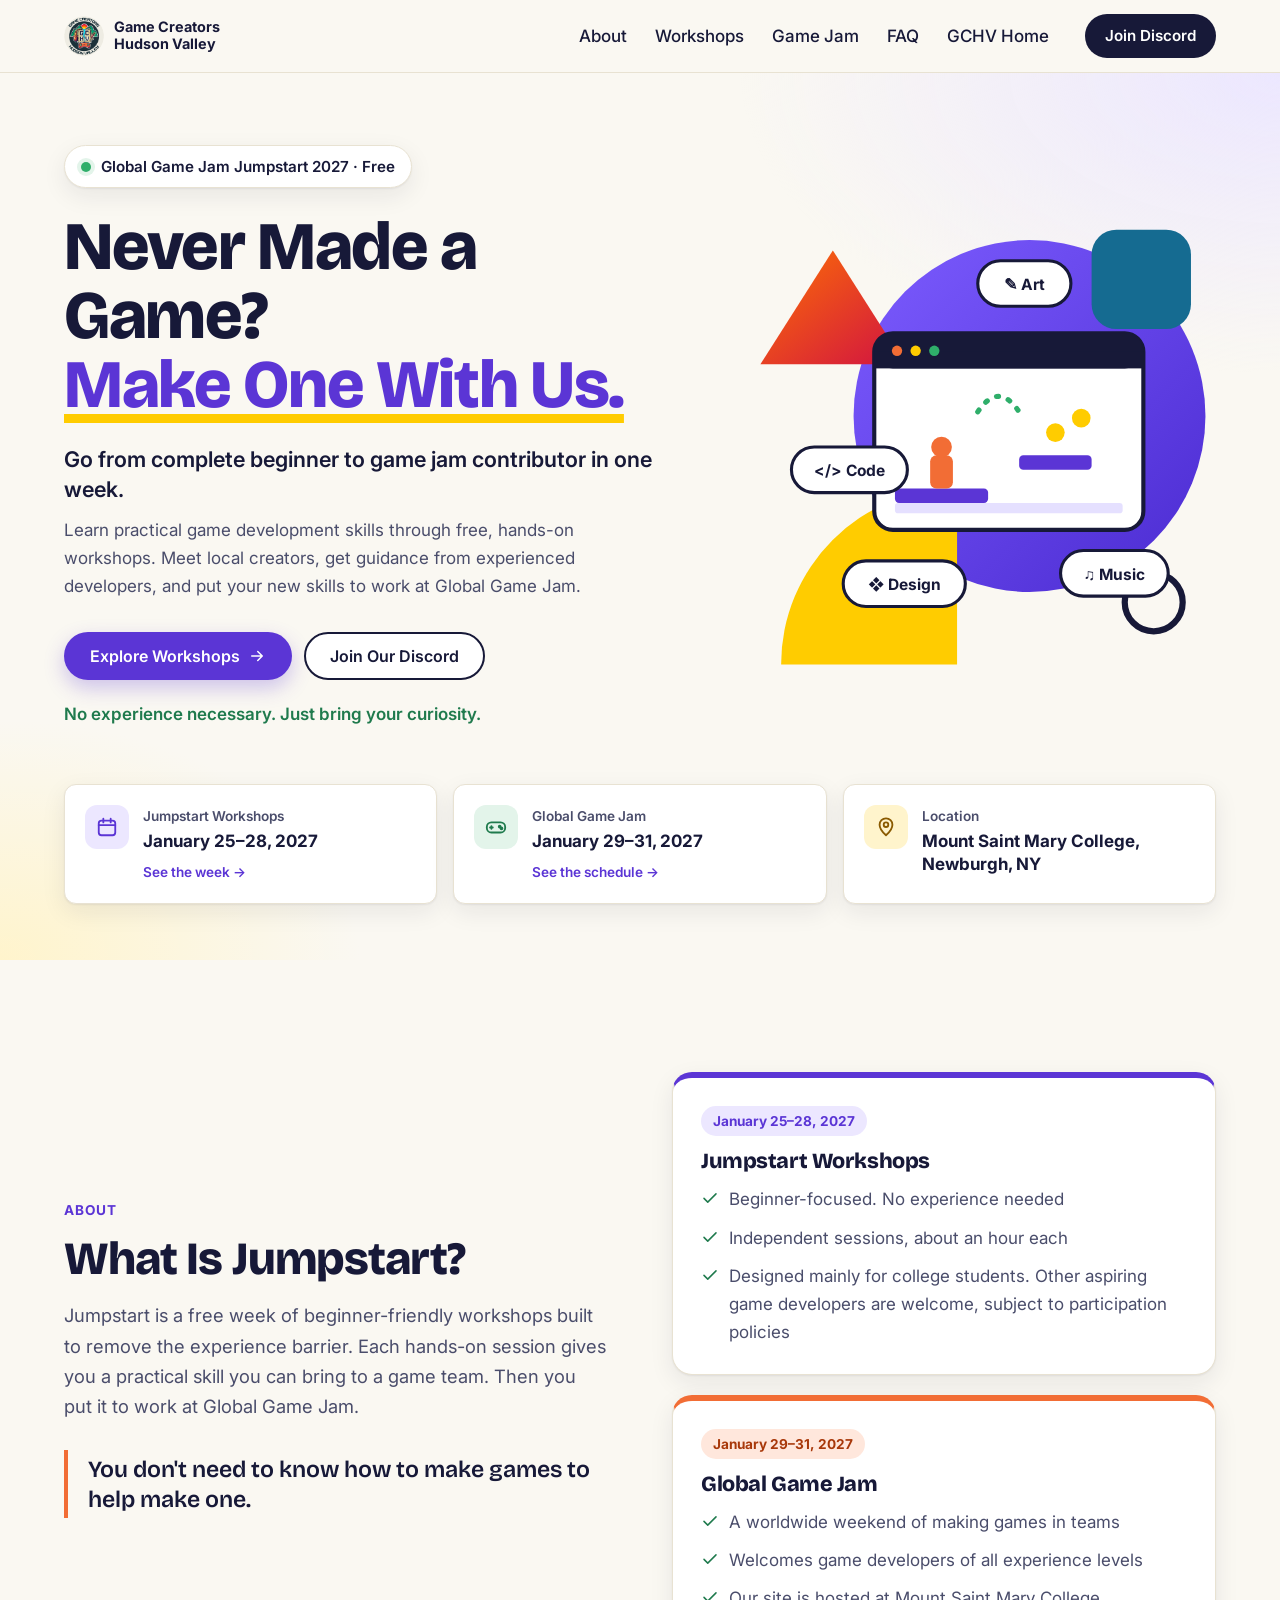
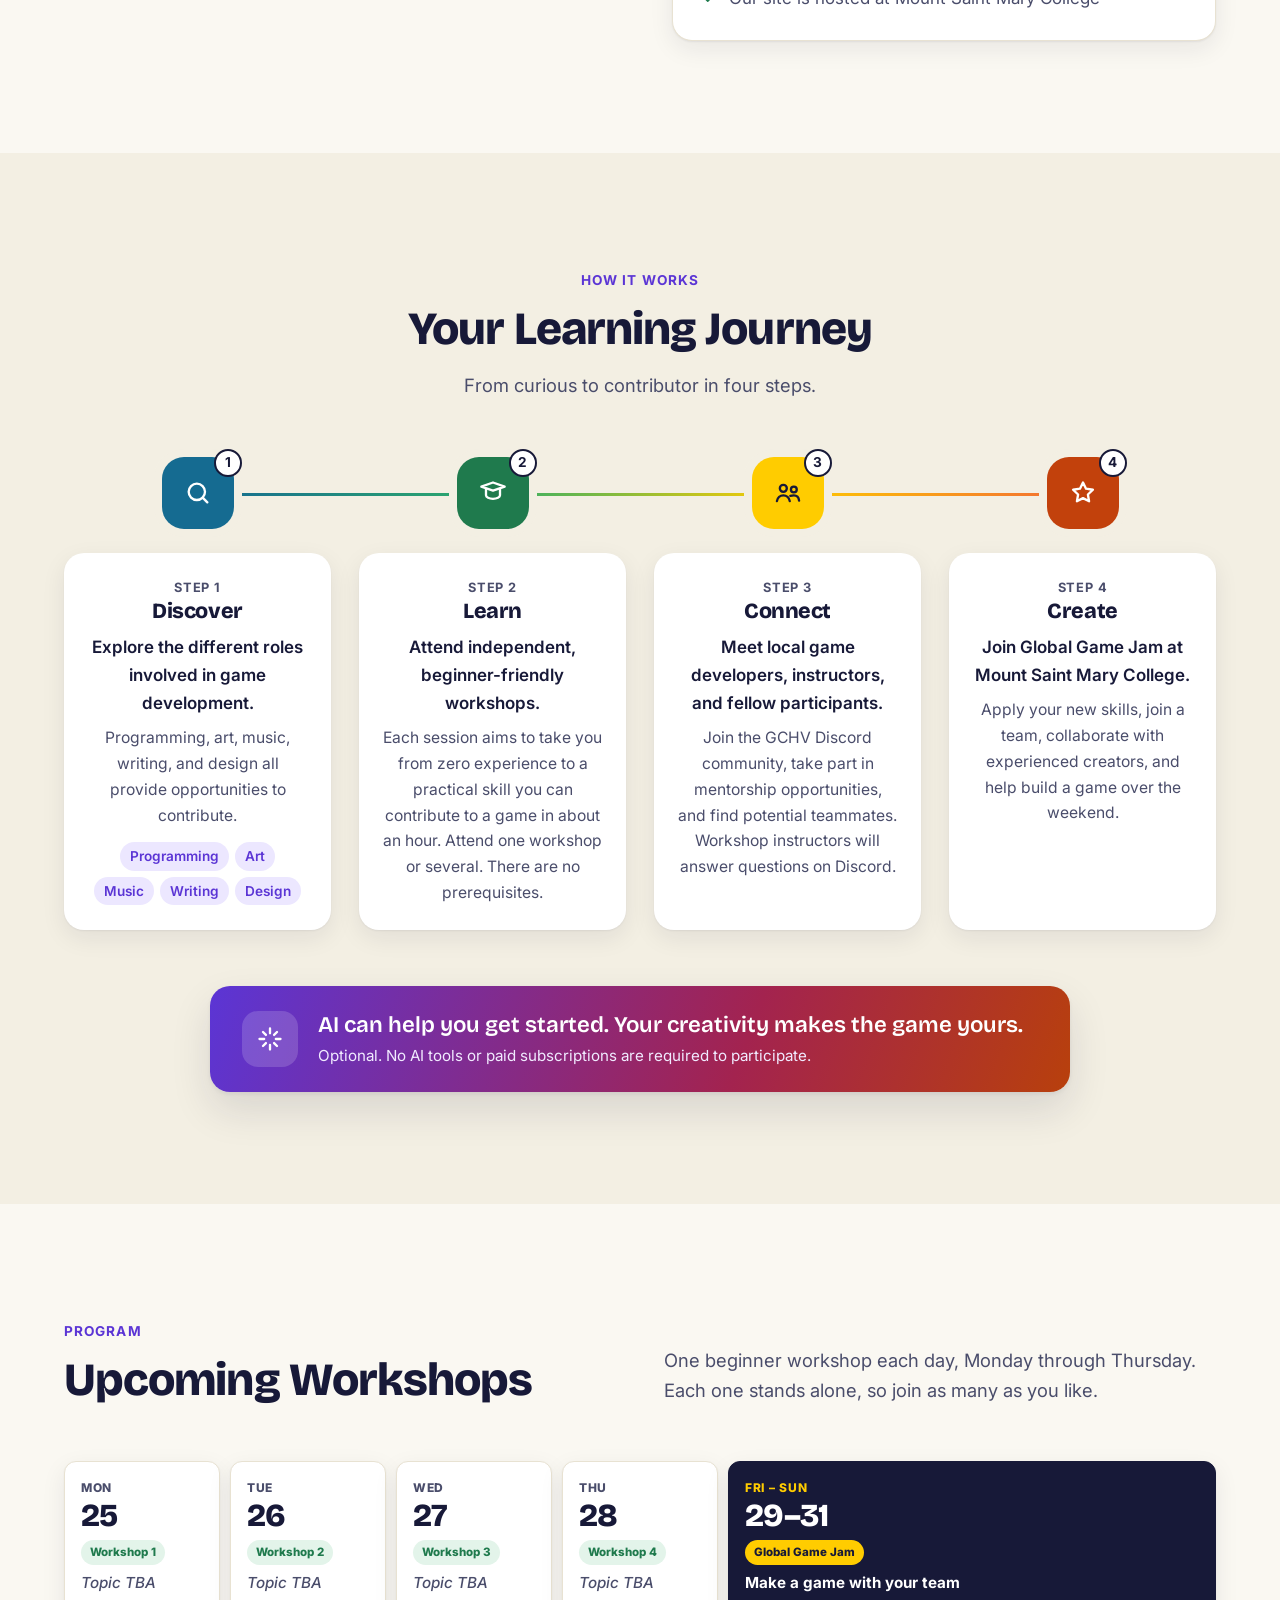
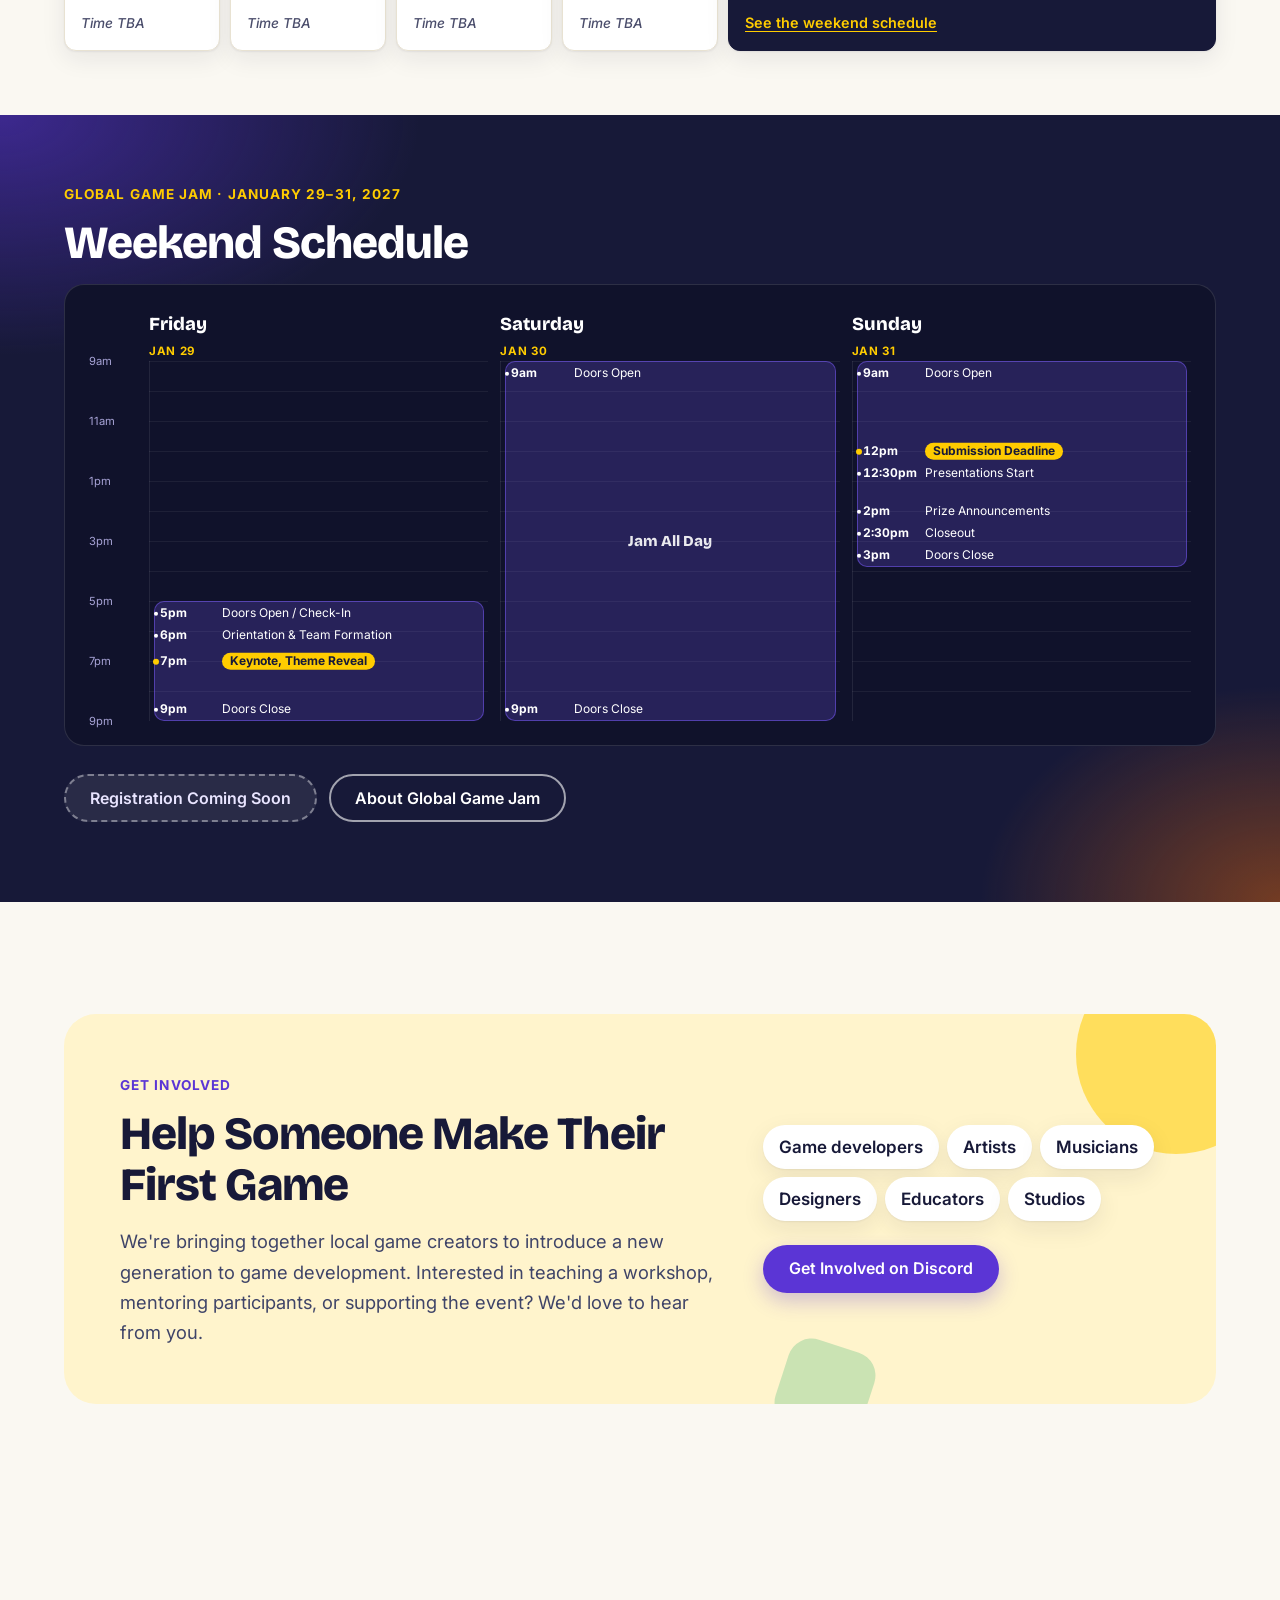
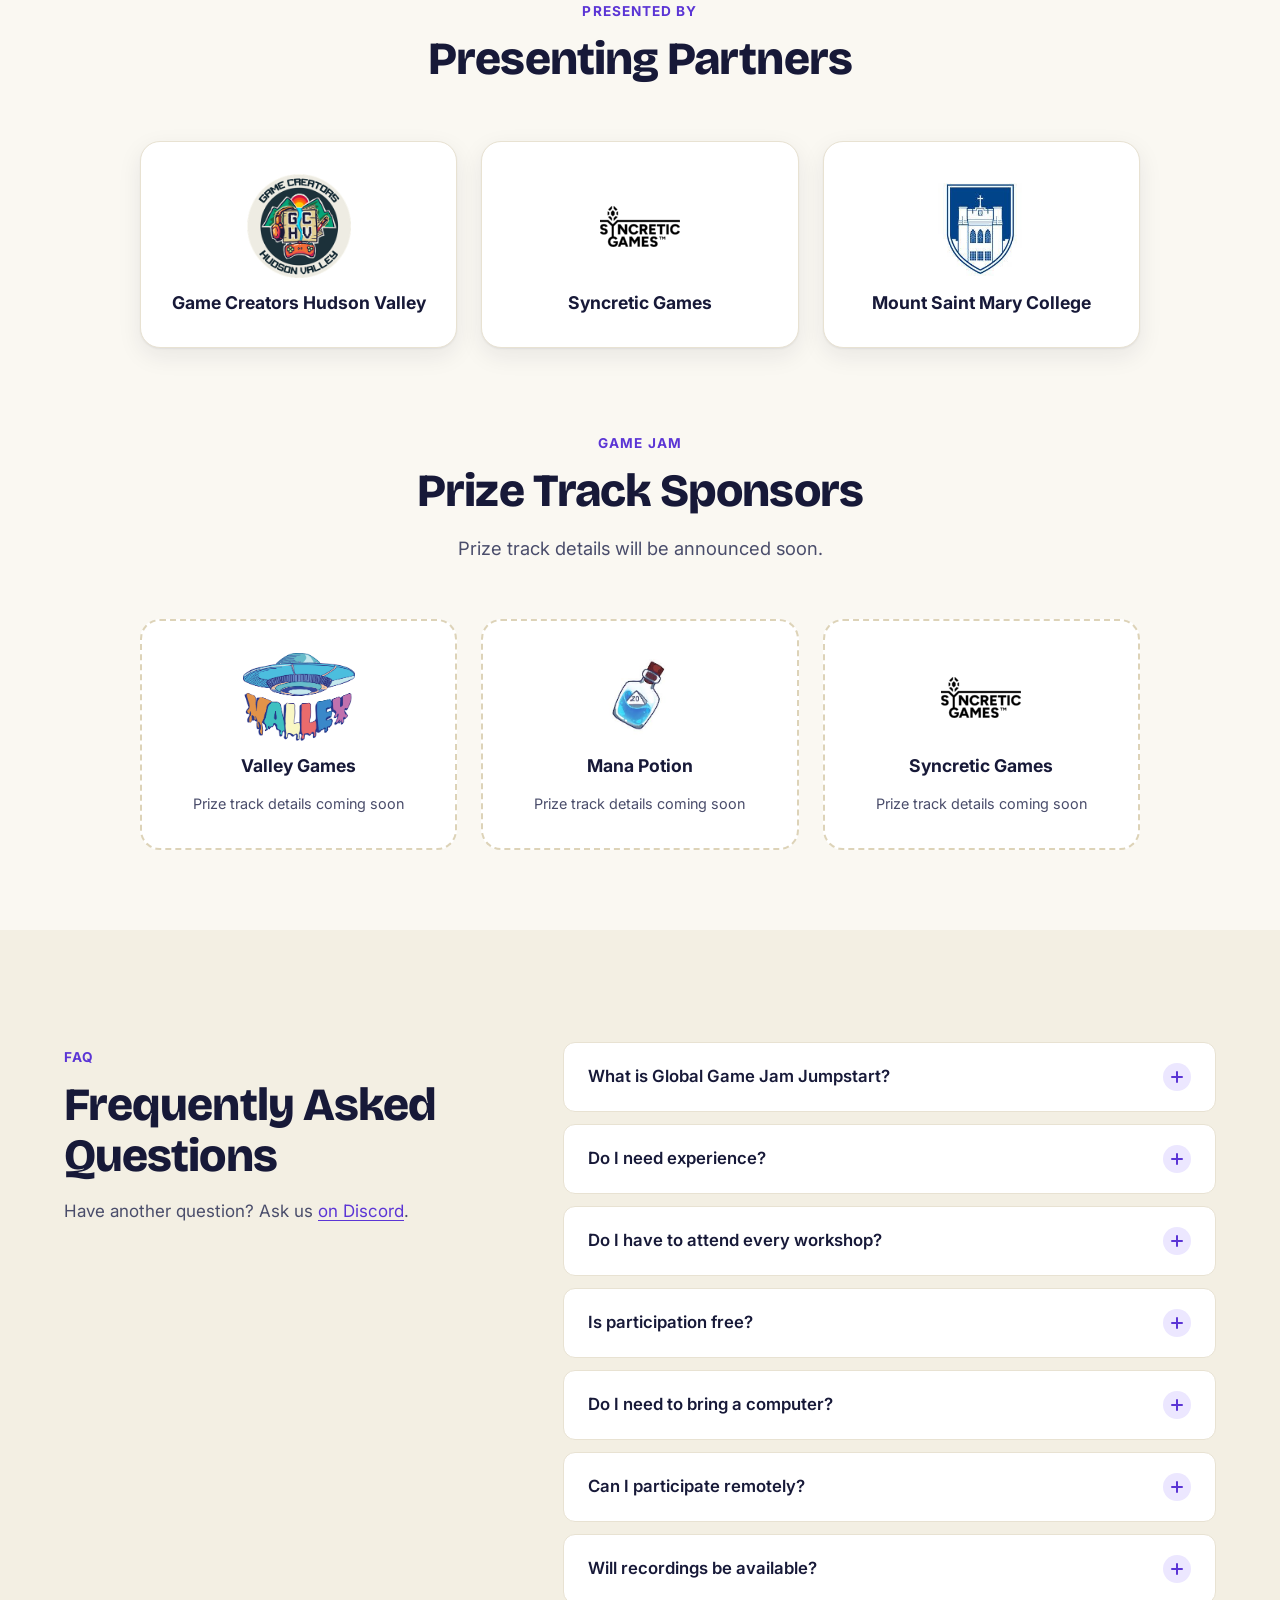
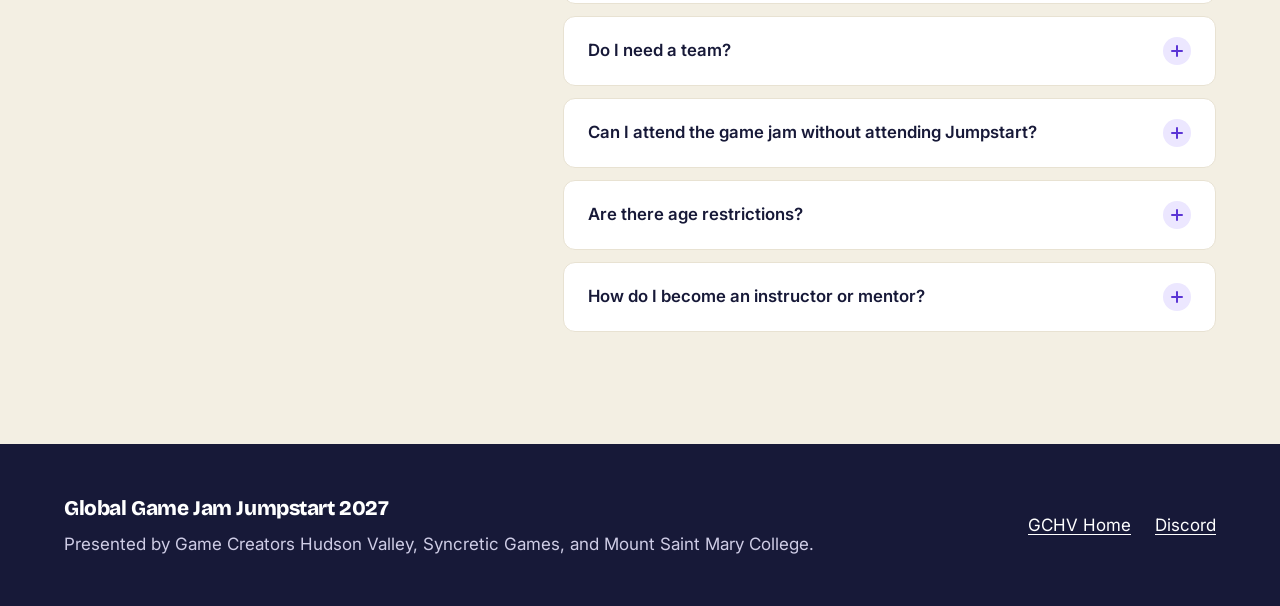
<file: ggj-2027.html>
<!DOCTYPE html>
<html lang="en">
<head>
    <meta charset="UTF-8" />
    <meta name="viewport" content="width=device-width, initial-scale=1.0" />
    <!-- TODO: remove this noindex tag when the page is ready to appear in search results. -->
    <meta name="robots" content="noindex, nofollow" />
    <title>Global Game Jam Jumpstart 2027 | Game Creators Hudson Valley</title>
    <meta name="description" content="Never made a game? Make one with us. Free beginner game development workshops January 25–28, 2027, then Global Game Jam January 29–31 at Mount Saint Mary College, Newburgh, NY." />
    <link rel="icon" href="./assets/GCHV.png" type="image/png">
    <meta property="og:title" content="Global Game Jam Jumpstart 2027 | Game Creators Hudson Valley" />
    <meta property="og:description" content="Never made a game? Make one with us. Free beginner workshops January 25–28, then Global Game Jam January 29–31, 2027 at Mount Saint Mary College." />
    <!-- TODO: replace with a dedicated 1200x630 GGJ Jumpstart share image when available. -->
    <meta property="og:image" content="https://gamecreatorshudsonvalley.github.io/assets/GCHV.png" />
    <meta property="og:url" content="https://gamecreatorshudsonvalley.github.io/ggj-2027.html" />
    <meta property="og:type" content="website" />
    <meta name="twitter:card" content="summary" />
    <meta name="twitter:title" content="Global Game Jam Jumpstart 2027 | Game Creators Hudson Valley" />
    <meta name="twitter:description" content="Never made a game? Make one with us. Free beginner workshops, then Global Game Jam at Mount Saint Mary College." />
    <meta name="twitter:image" content="https://gamecreatorshudsonvalley.github.io/assets/GCHV.png" />
    <meta name="theme-color" content="#faf8f2" />
    <link rel="preconnect" href="https://fonts.googleapis.com">
    <link rel="preconnect" href="https://fonts.gstatic.com" crossorigin>
    <link href="https://fonts.googleapis.com/css2?family=Bricolage+Grotesque:opsz,wght@12..96,600;12..96,800&family=Inter:wght@400;500;600;700&display=swap" rel="stylesheet">
    <link rel="stylesheet" href="./custom_css/ggj-2027-shared.css">
    <link rel="stylesheet" href="./custom_css/ggj-2027-modern.css">
</head>

<body class="md">
    <a class="md-skip" href="#main">Skip to content</a>

    <!-- Site navigation -->
    <header class="md-header">
        <div class="md-container md-header__inner">
            <a href="index.html" class="md-brand">
                <img src="assets/ggj-2027/partners/gchv-256.png" alt="" width="40" height="40" />
                <span class="md-brand__text">Game Creators<br>Hudson Valley</span>
            </a>
            <button class="md-menu-btn" type="button" aria-expanded="false" aria-controls="md-menu">
                <span class="ggj-sr-only">Menu</span>
                <span class="md-menu-btn__bars" aria-hidden="true"></span>
            </button>
            <nav class="md-nav" id="md-menu" aria-label="Page">
                <ul>
                    <li><a href="#about">About</a></li>
                    <li><a href="#workshops">Workshops</a></li>
                    <li><a href="#jam">Game Jam</a></li>
                    <li><a href="#faq">FAQ</a></li>
                    <li><a href="index.html">GCHV Home</a></li>
                </ul>
                <a data-ggj-href="links.discord" class="md-btn md-btn--dark md-btn--sm">Join Discord</a>
            </nav>
        </div>
    </header>

    <main id="main">

        <!-- 1. HERO -->
        <section class="md-hero" aria-labelledby="hero-title">
            <div class="md-container md-hero__grid">
                <div class="md-hero__copy">
                    <p class="md-eyebrow"><span class="md-eyebrow__dot" aria-hidden="true"></span><span><span data-ggj-text="event.name"></span> &middot; Free</span></p>
                    <!-- Headline comes from data; modern.js splits it into two styled lines. -->
                    <h1 id="hero-title" class="md-h1" data-ggj-text="event.headline"></h1>
                    <p class="md-hero__tagline" data-ggj-text="event.tagline"></p>
                    <p class="md-hero__intro" data-ggj-text="event.intro"></p>
                    <div class="md-hero__ctas">
                        <a href="#workshops" class="md-btn md-btn--primary">Explore Workshops <span data-icon="arrow" aria-hidden="true"></span></a>
                        <a data-ggj-href="links.discord" class="md-btn md-btn--outline">Join Our Discord</a>
                    </div>
                    <p class="md-hero__closer" data-ggj-text="event.closer"></p>
                </div>
                <div class="md-hero__art" aria-hidden="true">
                    <svg viewBox="0 0 480 440" class="md-art">
                        <defs>
                            <linearGradient id="md-g1" x1="0" y1="0" x2="1" y2="1"><stop offset="0" stop-color="#7c5cff"/><stop offset="1" stop-color="#4b2bd1"/></linearGradient>
                            <linearGradient id="md-g2" x1="0" y1="0" x2="1" y2="1"><stop offset="0" stop-color="#fd7004"/><stop offset="1" stop-color="#d11242"/></linearGradient>
                        </defs>
                        <circle cx="300" cy="200" r="170" fill="url(#md-g1)"/>
                        <path d="M60 440 A170 170 0 0 1 230 270 L230 440 Z" fill="#ffcc00"/>
                        <rect x="360" y="20" width="96" height="96" rx="24" fill="#156b91" class="md-float md-float--2"/>
                        <polygon points="40,150 110,40 180,150" fill="url(#md-g2)" class="md-float md-float--1"/>
                        <circle cx="420" cy="380" r="28" fill="none" stroke="#171938" stroke-width="6" class="md-float md-float--3"/>
                        <!-- game window -->
                        <g transform="translate(150 120)">
                            <rect width="260" height="190" rx="18" fill="#ffffff" stroke="#171938" stroke-width="4"/>
                            <rect width="260" height="34" rx="18" fill="#171938"/>
                            <rect y="18" width="260" height="16" fill="#171938"/>
                            <circle cx="22" cy="17" r="5" fill="#f26d35"/><circle cx="40" cy="17" r="5" fill="#ffcc00"/><circle cx="58" cy="17" r="5" fill="#2fae6a"/>
                            <rect x="20" y="150" width="90" height="14" rx="4" fill="#5b35d5"/>
                            <rect x="140" y="118" width="70" height="14" rx="4" fill="#5b35d5"/>
                            <rect x="20" y="164" width="220" height="10" rx="3" fill="#e5e0ff"/>
                            <rect x="54" y="118" width="22" height="32" rx="6" fill="#f26d35"/>
                            <circle cx="65" cy="110" r="10" fill="#f26d35"/>
                            <circle cx="175" cy="96" r="9" fill="#ffcc00"/>
                            <circle cx="200" cy="82" r="9" fill="#ffcc00"/>
                            <path d="M100 76 q20 -30 40 0" fill="none" stroke="#2fae6a" stroke-width="5" stroke-linecap="round" stroke-dasharray="2 10"/>
                        </g>
                        <!-- role chips -->
                        <g class="md-float md-float--1" transform="translate(70 230)">
                            <rect width="112" height="44" rx="22" fill="#fff" stroke="#171938" stroke-width="3"/>
                            <text x="56" y="28" text-anchor="middle" font-family="Inter, sans-serif" font-weight="700" font-size="15" fill="#171938">&lt;/&gt; Code</text>
                        </g>
                        <g class="md-float md-float--2" transform="translate(330 330)">
                            <rect width="104" height="44" rx="22" fill="#fff" stroke="#171938" stroke-width="3"/>
                            <text x="52" y="28" text-anchor="middle" font-family="Inter, sans-serif" font-weight="700" font-size="15" fill="#171938">&#9835; Music</text>
                        </g>
                        <g class="md-float md-float--3" transform="translate(250 50)">
                            <rect width="90" height="44" rx="22" fill="#fff" stroke="#171938" stroke-width="3"/>
                            <text x="45" y="28" text-anchor="middle" font-family="Inter, sans-serif" font-weight="700" font-size="15" fill="#171938">&#9998; Art</text>
                        </g>
                        <g class="md-float md-float--2" transform="translate(120 340)">
                            <rect width="118" height="44" rx="22" fill="#fff" stroke="#171938" stroke-width="3"/>
                            <text x="59" y="28" text-anchor="middle" font-family="Inter, sans-serif" font-weight="700" font-size="15" fill="#171938">&#10070; Design</text>
                        </g>
                    </svg>
                </div>
            </div>

            <!-- Key dates -->
            <div class="md-container">
                <ul class="md-facts" aria-label="Key dates and location">
                    <li>
                        <a class="md-fact md-fact--link" href="#workshops">
                            <span class="md-fact__icon md-fact__icon--purple" data-icon="calendar" aria-hidden="true"></span>
                            <span class="md-fact__text">
                                <span class="md-fact__label">Jumpstart Workshops</span>
                                <span class="md-fact__value" data-ggj-text="computed.workshopRange"></span>
                                <span class="md-fact__more">See the week <span aria-hidden="true">&rarr;</span></span>
                            </span>
                        </a>
                    </li>
                    <li>
                        <a class="md-fact md-fact--link" href="#jam">
                            <span class="md-fact__icon md-fact__icon--teal" data-icon="gamepad" aria-hidden="true"></span>
                            <span class="md-fact__text">
                                <span class="md-fact__label">Global Game Jam</span>
                                <span class="md-fact__value" data-ggj-text="computed.jamRange"></span>
                                <span class="md-fact__more">See the schedule <span aria-hidden="true">&rarr;</span></span>
                            </span>
                        </a>
                    </li>
                    <li>
                        <div class="md-fact">
                            <span class="md-fact__icon md-fact__icon--yellow" data-icon="pin" aria-hidden="true"></span>
                            <span class="md-fact__text">
                                <span class="md-fact__label">Location</span>
                                <span class="md-fact__value" data-ggj-text="computed.location"></span>
                            </span>
                        </div>
                    </li>
                </ul>
            </div>
        </section>

        <!-- 2. WHAT IS JUMPSTART? -->
        <section id="about" class="md-section" aria-labelledby="about-title">
            <div class="md-container md-about">
                <div class="md-about__intro">
                    <p class="md-label">About</p>
                    <h2 id="about-title" class="md-h2">What Is Jumpstart?</h2>
                    <p class="md-body-lg" data-ggj-text="about.summary"></p>
                    <blockquote class="md-quote" data-ggj-text="event.keyMessage"></blockquote>
                </div>
                <div class="md-about__cards" id="md-compare"></div>
            </div>
        </section>

        <!-- 3. LEARNING JOURNEY -->
        <section id="journey" class="md-section md-section--tint" aria-labelledby="journey-title">
            <div class="md-container">
                <div class="md-section-head">
                    <p class="md-label">How it works</p>
                    <h2 id="journey-title" class="md-h2">Your Learning Journey</h2>
                    <p class="md-body-lg">From curious to contributor in four steps.</p>
                </div>
                <ol class="md-steps" id="md-journey"></ol>

                <!-- 5. AI-ASSISTED LEARNING MESSAGE (the only AI mention on the page) -->
                <aside class="md-ai" aria-label="Learning tip">
                    <span class="md-ai__icon" data-icon="sparkle" aria-hidden="true"></span>
                    <p class="md-ai__text" data-ggj-text="aiMessage.text"></p>
                    <p class="md-ai__note" data-ggj-text="aiMessage.note"></p>
                </aside>
            </div>
        </section>

        <!-- 4. WORKSHOPS -->
        <section id="workshops" class="md-section md-section--joined" aria-labelledby="workshops-title">
            <div class="md-container">
                <div class="md-section-head md-section-head--split">
                    <div>
                        <p class="md-label">Program</p>
                        <h2 id="workshops-title" class="md-h2">Upcoming Workshops</h2>
                    </div>
                    <p class="md-body-lg">One beginner workshop each day, Monday through Thursday. Each one stands alone, so join as many as you like.</p>
                </div>
                <ol class="md-week" id="md-week" aria-label="Workshop week at a glance"></ol>
            </div>
        </section>

        <!-- 6. GLOBAL GAME JAM: weekend schedule -->
        <section id="jam" class="md-jam" aria-labelledby="jam-title">
            <div class="md-container md-schedule">
                <p class="md-label md-label--light">Global Game Jam &middot; <span data-ggj-text="computed.jamRange"></span></p>
                <h2 id="jam-title" class="md-h2 md-h2--light">Weekend Schedule</h2>
                <div class="md-hours" id="md-schedule" role="region" aria-labelledby="jam-title" tabindex="0"></div>
                <div class="md-hero__ctas md-schedule__ctas">
                    <a data-ggj-href="computed.jamRegistration" class="md-btn md-btn--yellow" data-ggj-text="computed.jamRegistrationLabel"></a>
                    <a data-ggj-href="links.globalGameJam" class="md-btn md-btn--ghost-light">About Global Game Jam</a>
                </div>
            </div>
        </section>

        <!-- 8. GET INVOLVED -->
        <section id="involved" class="md-section" aria-labelledby="involved-title">
            <div class="md-container">
                <div class="md-involved">
                    <div>
                        <p class="md-label">Get involved</p>
                        <h2 id="involved-title" class="md-h2" data-ggj-text="getInvolved.headline"></h2>
                        <p class="md-body-lg" data-ggj-text="getInvolved.text"></p>
                    </div>
                    <div class="md-involved__side">
                        <ul class="md-tags" id="md-audiences" aria-label="Who we're looking for"></ul>
                        <a data-ggj-href="computed.involved" class="md-btn md-btn--primary" data-ggj-text="computed.involvedLabel"></a>
                    </div>
                </div>
            </div>
        </section>

        <!-- 9. PRESENTING PARTNERS -->
        <section id="partners" class="md-section md-section--compact" aria-labelledby="partners-title">
            <div class="md-container">
                <div class="md-section-head">
                    <p class="md-label">Presented by</p>
                    <h2 id="partners-title" class="md-h2">Presenting Partners</h2>
                </div>
                <ul class="md-partners" id="md-partners"></ul>
            </div>
        </section>

        <!-- 10. PRIZE TRACK SPONSORS -->
        <section id="sponsors" class="md-section md-section--compact" aria-labelledby="sponsors-title">
            <div class="md-container">
                <div class="md-section-head">
                    <p class="md-label">Game Jam</p>
                    <h2 id="sponsors-title" class="md-h2">Prize Track Sponsors</h2>
                    <p class="md-body-lg" id="md-prize-note"></p>
                </div>
                <ul class="md-sponsors" id="md-sponsors"></ul>
            </div>
        </section>

        <!-- 11. FAQ -->
        <section id="faq" class="md-section md-section--tint" aria-labelledby="faq-title">
            <div class="md-container md-faq">
                <div class="md-faq__head">
                    <p class="md-label">FAQ</p>
                    <h2 id="faq-title" class="md-h2">Frequently Asked Questions</h2>
                    <p>Have another question? <span id="md-faq-contact"></span></p>
                </div>
                <div class="md-faq__list" id="md-faq"></div>
            </div>
        </section>

    </main>

    <footer class="md-footer">
        <div class="md-container md-footer__inner">
            <div>
                <p class="md-footer__title" data-ggj-text="event.name"></p>
                <p id="md-footer-partners"></p>
            </div>
            <ul class="md-footer__links">
                <li><a href="index.html">GCHV Home</a></li>
                <li><a data-ggj-href="links.discord">Discord</a></li>
            </ul>
        </div>
    </footer>

    <noscript>
        <p class="md-noscript">This page needs JavaScript to show workshop details. Join us on the GCHV Discord: https://discord.gg/xvyVr2BXRs</p>
    </noscript>

    <script src="script/ggj-2027/data.js"></script>
    <script src="script/ggj-2027/core.js"></script>
    <script src="script/ggj-2027/modern.js"></script>
</body>
</html>
</file>
<file: custom_css/ggj-2027-shared.css>
/*
 * GGJ Jumpstart 2027: SHARED UTILITIES
 * Design-neutral helpers only. No colors, fonts, or layout.
 * Page styles live in ggj-2027-modern.css.
 */

.ggj-sr-only {
  position: absolute !important;
  width: 1px;
  height: 1px;
  padding: 0;
  margin: -1px;
  overflow: hidden;
  clip: rect(0, 0, 0, 0);
  white-space: nowrap;
  border: 0;
}

/* Links whose URL is not configured yet (see core.js bind()). */
a.is-unavailable {
  cursor: default;
  pointer-events: none;
}
</file>
<file: custom_css/ggj-2027-modern.css>
/*
 * GGJ Jumpstart 2027 landing page (ggj-2027.html), "Daylight Valley" palette
 * All selectors are prefixed "md-" so this file cannot affect other pages.
 * Contrast: ink #171938 and muted #4a4d6b on cream/white (AA+). Purple, burnt orange, green, river blue all AA on white.
 */

:root {
  /* "Daylight Valley": derived from the GCHV logo.
     "coral" = sunset orange, "teal" = valley green (names kept to avoid churn). */
  --md-bg: #faf8f2;          /* logo cream, warmed: page background (cards stay white) */
  --md-tint: #f3efe3;        /* warm section tint */
  --md-ink: #171938;         /* logo outline navy */
  --md-muted: #4a4d6b;
  --md-line: #e8e2d2;
  --md-purple: #5b35d5;      /* links and interactive */
  --md-purple-2: #7c5cff;
  --md-purple-soft: #ece7ff;
  --md-coral: #f26d35;       /* sunset orange: decoration only, never small text */
  --md-coral-ink: #c2410c;   /* text-safe orange */
  --md-coral-soft: #ffe7dc;
  --md-teal: #2fae6a;        /* valley green */
  --md-teal-ink: #1f7a4d;
  --md-teal-soft: #e3f4ea;
  --md-yellow: #ffcc00;      /* sun yellow: fills only, never text on light */
  --md-yellow-soft: #fff4cc;
  --md-river: #156b91;       /* river blue */
  --md-river-soft: #e0f0f7;
  --md-radius: 20px;
  --md-radius-sm: 12px;
  --md-shadow: 0 1px 2px rgba(23, 25, 56, 0.06), 0 8px 24px rgba(23, 25, 56, 0.08);
  --md-shadow-lg: 0 2px 4px rgba(23, 25, 56, 0.06), 0 18px 40px rgba(23, 25, 56, 0.12);
  --md-display: "Bricolage Grotesque", "Inter", system-ui, sans-serif;
  --md-text: "Inter", system-ui, -apple-system, "Segoe UI", sans-serif;
}

/* ---------------- Base ---------------- */

.md *,
.md *::before,
.md *::after {
  box-sizing: border-box;
}

.md {
  margin: 0;
  color: var(--md-ink);
  background: var(--md-bg);
  font-family: var(--md-text);
  font-size: 1.0625rem;
  line-height: 1.65;
  -webkit-font-smoothing: antialiased;
}

/* :where() keeps the reset at zero specificity so component classes win. */
:where(.md) :where(h1, h2, h3, p, ul, ol, dl, dd, figure, blockquote) {
  margin: 0;
}

:where(.md) :where(ul, ol) {
  padding: 0;
  list-style: none;
}

.md img,
.md svg {
  display: block;
  max-width: 100%;
}

.md a {
  color: var(--md-purple);
  text-underline-offset: 3px;
}

.md :focus-visible {
  outline: 3px solid var(--md-purple-2);
  outline-offset: 3px;
  border-radius: 6px;
}

.md-container {
  width: 100%;
  max-width: 1200px;
  margin: 0 auto;
  padding: 0 24px;
}

.md-skip {
  position: absolute;
  left: 12px;
  top: -60px;
  z-index: 100;
  padding: 12px 16px;
  font-weight: 700;
  color: #fff !important;
  background: var(--md-ink);
  border-radius: 8px;
}

.md-skip:focus {
  top: 12px;
}

/* ---------------- Type ---------------- */

.md-h1,
.md-h2,
.md-h3,
.md-week__day,
.md-footer__title {
  font-family: var(--md-display);
  font-weight: 800;
  letter-spacing: -0.02em;
}

.md-h1 {
  font-size: clamp(2.4rem, 5.3vw, 4.25rem);
  line-height: 1.02;
  margin-bottom: 24px;
}

.md-h1__a,
.md-h1__b {
  display: block;
}

.md-h1__b {
  color: var(--md-purple);
}

/* highlighter underline that follows line wraps */
.md-h1__b {
  text-decoration: underline;
  text-decoration-color: var(--md-yellow);
  text-decoration-thickness: 0.14em;
  text-underline-offset: 0.1em;
  text-decoration-skip-ink: none;
}

.md-h2 {
  font-size: clamp(2rem, 3.6vw, 2.9rem);
  line-height: 1.1;
  margin-bottom: 16px;
}

.md-h2--light {
  color: #fff;
}

.md-h3 {
  font-size: 1.35rem;
  line-height: 1.25;
  margin-bottom: 8px;
}

.md-label {
  display: inline-block;
  margin-bottom: 12px;
  font-size: 0.85rem;
  font-weight: 700;
  letter-spacing: 0.08em;
  text-transform: uppercase;
  color: var(--md-purple);
}

.md-label--light {
  color: var(--md-yellow);
}

.md-body-lg {
  font-size: 1.15rem;
  color: var(--md-muted);
}

/* ---------------- Buttons ---------------- */

.md-btn {
  display: inline-flex;
  align-items: center;
  justify-content: center;
  gap: 8px;
  min-height: 48px;
  padding: 12px 24px;
  font-family: var(--md-text);
  font-size: 1rem;
  font-weight: 600;
  line-height: 1.2;
  text-decoration: none;
  border-radius: 999px;
  border: 2px solid transparent;
  transition: transform 0.18s ease, box-shadow 0.18s ease, background-color 0.18s ease;
}

.md-btn svg {
  width: 18px;
  height: 18px;
}

.md-btn:hover {
  transform: translateY(-2px);
}

.md-btn--primary {
  color: #fff !important;
  background: var(--md-purple);
  box-shadow: 0 8px 20px rgba(91, 53, 213, 0.28);
}

.md-btn--primary:hover {
  background: #4b27c4;
  box-shadow: 0 12px 26px rgba(91, 53, 213, 0.34);
}

.md-btn--outline {
  color: var(--md-ink) !important;
  background: #fff;
  border-color: var(--md-ink);
}

.md-btn--outline:hover {
  background: var(--md-ink);
  color: #fff !important;
}

.md-btn--dark {
  color: #fff !important;
  background: var(--md-ink);
}

.md-btn--light {
  color: var(--md-ink) !important;
  background: #fff;
}

.md-btn--yellow {
  color: var(--md-ink) !important;
  background: var(--md-yellow);
}

.md-btn--ghost-light {
  color: #fff !important;
  border-color: rgba(255, 255, 255, 0.6);
}

.md-btn--ghost-light:hover {
  background: rgba(255, 255, 255, 0.12);
}

.md-btn--sm {
  min-height: 44px;
  padding: 10px 18px;
  font-size: 0.95rem;
}

/* Non-interactive: no URL configured or action not available yet */
.md-btn--disabled,
.md-btn.is-unavailable {
  color: var(--md-muted) !important;
  background: #efece3;
  border: 2px dashed #cfc8b4;
  box-shadow: none;
  transform: none !important;
  cursor: default;
}

.md-jam .md-btn.is-unavailable {
  color: #e8e4ff !important;
  background: rgba(255, 255, 255, 0.08);
  border-color: rgba(255, 255, 255, 0.4);
}

/* ---------------- Header ---------------- */

.md-header {
  position: sticky;
  top: 0;
  z-index: 50;
  background: rgba(250, 248, 242, 0.9);
  border-bottom: 1px solid var(--md-line);
  backdrop-filter: saturate(1.4) blur(10px);
  -webkit-backdrop-filter: saturate(1.4) blur(10px);
}

.md-header__inner {
  display: flex;
  align-items: center;
  justify-content: space-between;
  min-height: 72px;
  gap: 24px;
}

.md-brand {
  display: flex;
  align-items: center;
  gap: 10px;
  color: var(--md-ink) !important;
  text-decoration: none;
}

.md-brand img {
  border-radius: 50%;
}

.md-brand__text {
  font-weight: 700;
  font-size: 0.9rem;
  line-height: 1.15;
}

.md-nav {
  display: flex;
  align-items: center;
  gap: 24px;
}

.md-nav ul {
  display: flex;
  gap: 4px;
}

.md-nav ul a {
  display: block;
  padding: 8px 12px;
  font-weight: 500;
  color: var(--md-ink);
  text-decoration: none;
  border-radius: 8px;
}

.md-nav ul a:hover {
  background: var(--md-purple-soft);
  color: var(--md-purple);
}

/* Section the reader is currently in (set by modern.js) */
.md-nav ul a.is-active {
  font-weight: 700;
  color: var(--md-purple);
  background: var(--md-purple-soft);
  box-shadow: inset 0 -3px 0 var(--md-purple);
}

.md-menu-btn {
  display: none;
  width: 48px;
  height: 48px;
  padding: 0;
  background: transparent;
  border: 1px solid var(--md-line);
  border-radius: 12px;
  cursor: pointer;
}

.md-menu-btn__bars,
.md-menu-btn__bars::before,
.md-menu-btn__bars::after {
  display: block;
  width: 20px;
  height: 2px;
  margin: 0 auto;
  background: var(--md-ink);
  border-radius: 2px;
  transition: transform 0.2s ease;
}

.md-menu-btn__bars {
  position: relative;
}

.md-menu-btn__bars::before,
.md-menu-btn__bars::after {
  content: "";
  position: absolute;
  left: 0;
}

.md-menu-btn__bars::before {
  top: -6px;
}

.md-menu-btn__bars::after {
  top: 6px;
}

.md-menu-btn[aria-expanded="true"] .md-menu-btn__bars {
  background: transparent;
}

.md-menu-btn[aria-expanded="true"] .md-menu-btn__bars::before {
  transform: translateY(6px) rotate(45deg);
}

.md-menu-btn[aria-expanded="true"] .md-menu-btn__bars::after {
  transform: translateY(-6px) rotate(-45deg);
}

@media (max-width: 900px) {
  .md-menu-btn {
    display: block;
  }

  .md-nav {
    display: none;
    position: absolute;
    top: 100%;
    left: 0;
    right: 0;
    flex-direction: column;
    align-items: stretch;
    gap: 12px;
    padding: 16px 24px 24px;
    background: #fff;
    border-bottom: 1px solid var(--md-line);
    box-shadow: var(--md-shadow);
  }

  .md-nav.is-open {
    display: flex;
  }

  .md-nav ul {
    flex-direction: column;
  }

  .md-nav ul a {
    padding: 12px;
  }
}

/* ---------------- Hero ---------------- */

.md-hero {
  position: relative;
  padding: 72px 0 56px;
  overflow: hidden;
  background:
    radial-gradient(900px 500px at 100% 0%, var(--md-purple-soft), transparent 60%),
    radial-gradient(600px 400px at 0% 100%, var(--md-yellow-soft), transparent 60%);
}

.md-hero__grid {
  display: grid;
  grid-template-columns: 1.1fr 0.9fr;
  gap: 48px;
  align-items: center;
}

.md-hero__copy {
  position: relative;
  z-index: 1;
}

.md-eyebrow {
  display: inline-flex;
  align-items: center;
  gap: 10px;
  margin-bottom: 24px;
  padding: 8px 16px;
  font-size: 0.95rem;
  font-weight: 600;
  color: var(--md-ink);
  background: #fff;
  border: 1px solid var(--md-line);
  border-radius: 999px;
  box-shadow: var(--md-shadow);
}

.md-eyebrow__dot {
  width: 10px;
  height: 10px;
  background: var(--md-teal);
  border-radius: 50%;
  box-shadow: 0 0 0 4px var(--md-teal-soft);
}

.md-hero__tagline {
  font-size: 1.35rem;
  font-weight: 600;
  line-height: 1.4;
  margin-bottom: 12px;
}

.md-hero__intro {
  max-width: 560px;
  color: var(--md-muted);
  margin-bottom: 32px;
}

.md-hero__ctas {
  display: flex;
  flex-wrap: wrap;
  gap: 12px;
}

.md-hero__closer {
  margin-top: 20px;
  font-weight: 600;
  color: var(--md-teal-ink);
}

.md-art {
  width: 100%;
  height: auto;
  overflow: visible;
}

.md-float {
  animation: md-float 6s ease-in-out infinite;
}

.md-float--2 {
  animation-duration: 7s;
  animation-delay: -2s;
}

.md-float--3 {
  animation-duration: 8s;
  animation-delay: -4s;
}

@keyframes md-float {
  0%, 100% { translate: 0 0; }
  50% { translate: 0 -10px; }
}

.md-facts {
  display: grid;
  grid-template-columns: repeat(3, 1fr);
  gap: 16px;
  margin: 56px 0 0;
  padding: 0;
  list-style: none;
}

.md-fact {
  height: 100%;
  display: flex;
  gap: 14px;
  align-items: flex-start;
  padding: 20px;
  background: #fff;
  border: 1px solid var(--md-line);
  border-radius: var(--md-radius-sm);
  box-shadow: var(--md-shadow);
}

.md-fact__icon {
  display: grid;
  place-items: center;
  flex: none;
  width: 44px;
  height: 44px;
  border-radius: 12px;
}

.md-fact__icon--purple { color: var(--md-purple); background: var(--md-purple-soft); }
.md-fact__icon--coral { color: var(--md-coral-ink); background: var(--md-coral-soft); }
.md-fact__icon--teal { color: var(--md-teal-ink); background: var(--md-teal-soft); }
.md-fact__icon--yellow { color: #8a5a00; background: var(--md-yellow-soft); }

.md-fact__text {
  display: flex;
  flex-direction: column;
  gap: 2px;
}

.md-fact__label {
  font-size: 0.85rem;
  font-weight: 600;
  color: var(--md-muted);
}

.md-fact__value {
  font-weight: 700;
  line-height: 1.35;
}

.md-fact__more {
  margin-top: 6px;
  font-size: 0.85rem;
  font-weight: 600;
  color: var(--md-purple);
}

.md-fact--link {
  color: var(--md-ink) !important;
  text-decoration: none;
  transition: box-shadow 0.2s ease, transform 0.2s ease, border-color 0.2s ease;
}

.md-fact--link:hover {
  border-color: #cfc3ff;
  box-shadow: var(--md-shadow-lg);
  transform: translateY(-2px);
}

.md-fact--link:hover .md-fact__more {
  text-decoration: underline;
}

/* ---------------- Sections ---------------- */

.md-section {
  padding: 112px 0;
  scroll-margin-top: 72px;
}

.md-section--compact {
  padding: 80px 0;
}

/* Section that flows straight into the next one (Workshops into the weekend schedule) */
.md-section--joined {
  padding-bottom: 64px;
}

.md-section--tint {
  background: var(--md-tint);
}

.md-jam {
  scroll-margin-top: 72px;
}

.md-section-head {
  max-width: 720px;
  margin: 0 auto 56px;
  text-align: center;
}

.md-section-head--split {
  display: grid;
  grid-template-columns: 1fr 1fr;
  gap: 48px;
  max-width: none;
  align-items: end;
  text-align: left;
}

.md-section-head--split .md-h2 {
  margin-bottom: 0;
}

/* About */
.md-about {
  display: grid;
  grid-template-columns: 1fr 1fr;
  gap: 64px;
  align-items: center;
}

.md-about__intro .md-body-lg {
  margin-bottom: 28px;
}

.md-quote {
  padding: 4px 0 4px 20px;
  font-family: var(--md-display);
  font-weight: 600;
  font-size: 1.45rem;
  line-height: 1.3;
  border-left: 4px solid var(--md-coral);
}

.md-about__cards {
  display: grid;
  gap: 20px;
}

.md-compare {
  padding: 28px;
  background: #fff;
  border: 1px solid var(--md-line);
  border-radius: var(--md-radius);
  box-shadow: var(--md-shadow);
}

.md-compare--purple {
  border-top: 6px solid var(--md-purple);
}

.md-compare--coral {
  border-top: 6px solid var(--md-coral);
}

.md-chip {
  display: inline-block;
  margin-bottom: 12px;
  padding: 4px 12px;
  font-size: 0.85rem;
  font-weight: 700;
  border-radius: 999px;
}

.md-chip--purple { color: var(--md-purple); background: var(--md-purple-soft); }
.md-chip--coral { color: #a8380a; background: var(--md-coral-soft); }

.md-checklist li {
  display: flex;
  gap: 10px;
  align-items: flex-start;
  margin-top: 10px;
  color: var(--md-muted);
}

.md-checklist svg {
  flex: none;
  margin-top: 4px;
  color: var(--md-teal-ink);
}

/* ---------------- Journey ---------------- */

.md-steps {
  position: relative;
  display: grid;
  grid-template-columns: repeat(4, 1fr);
  gap: 28px;
}

/* connecting line between markers */
.md-steps::before {
  content: "";
  position: absolute;
  top: 36px;
  left: 12.5%;
  right: 12.5%;
  height: 3px;
  background: linear-gradient(90deg, var(--md-river), var(--md-teal), var(--md-yellow), var(--md-coral));
  border-radius: 3px;
}

.md-step {
  position: relative;
  text-align: center;
}

.md-step__marker {
  position: relative;
  width: 72px;
  height: 72px;
  margin: 0 auto 24px;
}

.md-step__icon {
  display: grid;
  place-items: center;
  width: 72px;
  height: 72px;
  color: #fff;
  border-radius: 22px;
  box-shadow: 0 0 0 8px var(--md-tint);
  transition: transform 0.2s ease;
}

.md-step:hover .md-step__icon {
  transform: translateY(-4px) rotate(-4deg);
}

/* Each step takes a GCHV logo colour: river, valley, sun, sunset */
.md-step--discover .md-step__icon { background: var(--md-river); }
.md-step--learn .md-step__icon { background: var(--md-teal-ink); }
.md-step--connect .md-step__icon { background: var(--md-yellow); color: var(--md-ink); }
.md-step--create .md-step__icon { background: var(--md-coral-ink); }

.md-step__num {
  position: absolute;
  top: -8px;
  right: -8px;
  display: grid;
  place-items: center;
  width: 28px;
  height: 28px;
  font-size: 0.85rem;
  font-weight: 700;
  color: var(--md-ink);
  background: #fff;
  border: 2px solid var(--md-ink);
  border-radius: 50%;
}

.md-step__body {
  height: calc(100% - 96px);
  padding: 24px;
  background: #fff;
  border-radius: var(--md-radius);
  box-shadow: var(--md-shadow);
}

.md-step__count {
  font-size: 0.8rem;
  font-weight: 700;
  letter-spacing: 0.06em;
  text-transform: uppercase;
  color: var(--md-muted);
}

.md-step__summary {
  font-weight: 600;
  margin-bottom: 8px;
}

.md-step__detail {
  font-size: 0.98rem;
  color: var(--md-muted);
}

.md-roles {
  display: flex;
  flex-wrap: wrap;
  justify-content: center;
  gap: 6px;
  margin-top: 14px;
}

.md-roles li {
  padding: 3px 10px;
  font-size: 0.85rem;
  font-weight: 600;
  color: var(--md-purple);
  background: var(--md-purple-soft);
  border-radius: 999px;
}

/* AI message: visually distinct gradient banner */
.md-ai {
  display: grid;
  grid-template-columns: auto 1fr;
  gap: 4px 20px;
  align-items: center;
  max-width: 860px;
  margin: 56px auto 0;
  padding: 24px 32px;
  color: #fff;
  background: linear-gradient(110deg, var(--md-purple) 0%, #a3234f 62%, #b8400c 100%);
  border-radius: var(--md-radius);
  box-shadow: var(--md-shadow-lg);
}

.md-ai__icon {
  grid-row: span 2;
  display: grid;
  place-items: center;
  width: 56px;
  height: 56px;
  background: rgba(255, 255, 255, 0.16);
  border-radius: 16px;
}

.md-ai__text {
  font-family: var(--md-display);
  font-size: 1.4rem;
  font-weight: 600;
  line-height: 1.3;
}

.md-ai__note {
  font-size: 0.95rem;
  color: #f1ebff;
}

/* ---------------- Workshops (week strip) ---------------- */

.md-week {
  display: grid;
  grid-template-columns: repeat(7, minmax(0, 1fr));
  gap: 10px;
}

.md-week__cell {
  display: flex;
  flex-direction: column;
  gap: 8px;
  min-height: 190px;
  padding: 16px;
  background: #fff;
  border: 1px solid var(--md-line);
  border-radius: var(--md-radius-sm);
  box-shadow: var(--md-shadow);
}

.md-week__date {
  display: flex;
  flex-direction: column;
  gap: 2px;
}

.md-week__dow {
  font-size: 0.75rem;
  font-weight: 800;
  letter-spacing: 0.06em;
  text-transform: uppercase;
  color: var(--md-muted);
}

.md-week__day {
  font-size: 2rem;
  line-height: 1;
}

.md-week__tag {
  align-self: flex-start;
  padding: 3px 9px;
  font-size: 0.72rem;
  font-weight: 800;
  color: var(--md-teal-ink);
  background: var(--md-teal-soft);
  border-radius: 999px;
}

.md-week__title {
  font-size: 0.95rem;
  font-weight: 700;
  line-height: 1.3;
}

.md-week__meta {
  margin-top: auto;
  font-size: 0.85rem;
  color: var(--md-muted);
}

.md-week__title.is-pending,
.md-week__meta.is-pending {
  font-weight: 500;
  font-style: italic;
  color: var(--md-muted);
}

.md-week__cell--jam {
  grid-column: span 3;
  color: #fff;
  background: var(--md-ink);
  border-color: var(--md-ink);
}

.md-week__cell--jam .md-week__dow {
  color: var(--md-yellow);
}

.md-week__cell--jam .md-week__tag {
  color: var(--md-ink);
  background: var(--md-yellow);
}

.md-week__link {
  margin-top: auto;
  font-size: 0.9rem;
  font-weight: 600;
  color: var(--md-yellow) !important;
}

/* ---------------- Global Game Jam ---------------- */

.md-jam {
  padding: 64px 0 80px;
  color: #e8e6ff;
  background:
    radial-gradient(700px 400px at 0% 0%, rgba(91, 53, 213, 0.55), transparent 60%),
    radial-gradient(500px 360px at 100% 100%, rgba(253, 112, 4, 0.4), transparent 60%),
    #171938;
}

.md-jam a:not(.md-btn) {
  color: #fff;
}

/* Jam weekend schedule: compact hour grid on the dark jam band */

.md-schedule__ctas {
  margin-top: 28px;
}

.md-hours {
  --hours-pad: 24px;
  /* no left padding: the sticky time axis carries it, so scrolled text cannot show at the edge */
  padding: var(--hours-pad) var(--hours-pad) var(--hours-pad) 0;
  background: #10122b;
  border: 1px solid rgba(255, 255, 255, 0.12);
  border-radius: var(--md-radius);
  overflow-x: auto; /* the grid scrolls sideways on phones instead of squashing */
}

.md-hours:focus-visible {
  outline: 3px solid var(--md-yellow);
  outline-offset: 3px;
}

.md-hours__inner {
  display: grid;
  grid-template-columns: calc(3rem + var(--hours-pad)) repeat(3, minmax(0, 1fr));
  gap: 0 12px;
  min-width: 880px; /* keeps every label on one line; narrower screens scroll */
}

/* Time axis stays visible while the grid scrolls sideways */
.md-hours__axis {
  position: sticky;
  left: 0;
  z-index: 1;
  padding-left: var(--hours-pad);
  background: #10122b;
  box-shadow: 12px 0 0 #10122b; /* covers the column gap so scrolled text doesn't peek through */
}

.md-hours__head {
  height: 52px;
  margin: 0;
  font-family: var(--md-display);
  font-size: 1.15rem;
  font-weight: 800;
  color: #fff;
}

.md-hours__head small {
  display: block;
  margin-top: 2px;
  font-family: var(--md-text);
  font-size: 0.72rem;
  font-weight: 700;
  letter-spacing: 0.06em;
  text-transform: uppercase;
  color: var(--md-yellow);
}

.md-hours__ticks,
.md-hours__col {
  position: relative;
}

.md-hours__tick {
  position: absolute;
  left: 0;
  right: 0;
  font-size: 0.7rem;
  color: #a7a3d6;
  transform: translateY(-50%);
}

.md-hours__col {
  margin: 0;
  padding: 0;
  list-style: none;
  border-left: 1px solid rgba(255, 255, 255, 0.08);
  background-image: linear-gradient(rgba(255, 255, 255, 0.06) 1px, transparent 1px);
}

/* Venue-open block, positioned from the day's first and last events */
.md-hours__col::before {
  content: "";
  position: absolute;
  left: 4px;
  right: 4px;
  top: var(--open-top);
  height: var(--open-h);
  background: rgba(124, 92, 255, 0.22);
  border: 1px solid rgba(124, 92, 255, 0.5);
  border-radius: 10px;
}

.md-hours__ev {
  position: absolute;
  left: 10px;
  right: 8px;
  display: flex;
  gap: 8px;
  align-items: center;
  font-size: 0.75rem;
  line-height: 1.2;
  color: #fff;
  transform: translateY(-50%);
}

.md-hours__ev::before {
  content: "";
  position: absolute;
  left: -6px;
  width: 4px;
  height: 4px;
  border-radius: 50%;
  background: #fff;
}

.md-hours__ev span {
  white-space: nowrap;
}

.md-hours__ev time {
  flex: none;
  width: 3.4rem;
  font-weight: 700;
  font-variant-numeric: tabular-nums;
}

.md-hours__ev--key span {
  padding: 1px 8px;
  font-weight: 700;
  color: var(--md-ink);
  background: var(--md-yellow);
  border-radius: 999px;
}

.md-hours__ev--key::before {
  left: -7px;
  width: 6px;
  height: 6px;
  background: var(--md-yellow);
}

.md-hours__ev--allday {
  top: var(--mid);
  left: 0;
  right: 0;
  justify-content: center;
  font-family: var(--md-display);
  font-size: 0.95rem;
  font-weight: 800;
  opacity: 0.9;
}

.md-hours__ev--allday::before {
  display: none;
}

@media (max-width: 900px) {
  .md-week {
    grid-template-columns: repeat(2, minmax(0, 1fr));
  }

  .md-week__cell {
    min-height: 0;
  }

  .md-week__cell--jam {
    grid-column: 1 / -1;
  }
}

@media (max-width: 640px) {
  .md-hours {
    --hours-pad: 16px;
  }
}

/* ---------------- Get involved ---------------- */

.md-involved {
  position: relative;
  display: grid;
  grid-template-columns: 1.2fr 0.8fr;
  gap: 48px;
  align-items: center;
  padding: 56px;
  background: var(--md-yellow-soft);
  border-radius: 32px;
  overflow: hidden;
}

/* geometric accents */
.md-involved::before,
.md-involved::after {
  content: "";
  position: absolute;
  pointer-events: none;
}

.md-involved::before {
  top: -60px;
  right: -60px;
  width: 200px;
  height: 200px;
  background: var(--md-yellow);
  border-radius: 50%;
  opacity: 0.55;
}

.md-involved::after {
  bottom: -30px;
  right: 30%;
  width: 90px;
  height: 90px;
  background: var(--md-teal);
  border-radius: 24px;
  transform: rotate(18deg);
  opacity: 0.25;
}

.md-involved > * {
  position: relative;
  z-index: 1;
}

.md-involved .md-body-lg {
  color: #3f4468;
}

.md-involved__side {
  display: flex;
  flex-direction: column;
  align-items: flex-start;
  gap: 24px;
}

.md-tags {
  display: flex;
  flex-wrap: wrap;
  gap: 8px;
}

.md-tags li {
  padding: 8px 16px;
  font-weight: 600;
  background: #fff;
  border-radius: 999px;
  box-shadow: var(--md-shadow);
}

/* ---------------- Partners & sponsors ---------------- */

.md-partners,
.md-sponsors {
  display: grid;
  grid-template-columns: repeat(3, 1fr);
  gap: 24px;
  max-width: 1000px;
  margin: 0 auto;
}

.md-partner,
.md-sponsor {
  display: flex;
  flex-direction: column;
  align-items: center;
  justify-content: center;
  gap: 14px;
  height: 100%;
  padding: 32px 20px;
  text-align: center;
  text-decoration: none;
  color: var(--md-ink) !important;
  background: #fff;
  border: 1px solid var(--md-line);
  border-radius: var(--md-radius);
  transition: box-shadow 0.2s ease, transform 0.2s ease;
}

a.md-partner:hover,
a.md-sponsor:hover {
  box-shadow: var(--md-shadow-lg);
  transform: translateY(-3px);
}

.md-partner {
  box-shadow: var(--md-shadow);
}

.md-partner__mark,
.md-sponsor__mark {
  display: grid;
  place-items: center;
  width: 80px;
  height: 80px;
}

.md-partner__mark.has-logo,
.md-sponsor__mark.has-logo {
  /* flex (not grid) so the image's max-height resolves against the fixed height */
  display: flex;
  align-items: center;
  justify-content: center;
  overflow: hidden;
  width: 100%;
  max-width: 220px;
  height: 104px;
}

.md-sponsor__mark.has-logo {
  height: 88px;
}

.md-partner__mark img,
.md-sponsor__mark img {
  min-width: 0;
  min-height: 0;
  width: auto;
  height: auto;
  max-width: 100%;
  max-height: 100%;
  object-fit: contain;
}

.md-partner__mono,
.md-sponsor__mono {
  display: grid;
  place-items: center;
  width: 72px;
  height: 72px;
  font-family: var(--md-display);
  font-weight: 800;
  font-size: 1.1rem;
  letter-spacing: -0.02em;
  color: var(--md-purple);
  background: var(--md-purple-soft);
  border-radius: 20px;
}

.md-partner__name,
.md-sponsor__name {
  font-weight: 700;
  font-size: 1.1rem;
  line-height: 1.3;
}

.md-sponsor {
  background: #ffffff;
  border: 2px dashed #ddd3b8;
}

.md-sponsor__mark {
  width: 64px;
  height: 64px;
}

.md-sponsor__mono {
  width: 56px;
  height: 56px;
  font-size: 1rem;
  color: #6a4a00;
  background: var(--md-yellow-soft);
  border-radius: 50%;
}

.md-sponsor__sub {
  font-size: 0.9rem;
  color: var(--md-muted);
}

#sponsors {
  padding-top: 0;
}

/* ---------------- FAQ ---------------- */

.md-faq {
  display: grid;
  grid-template-columns: 0.8fr 1.2fr;
  gap: 64px;
  align-items: start;
}

.md-faq__head {
  position: sticky;
  top: 112px;
}

.md-faq__head p:last-child {
  color: var(--md-muted);
}

.md-faq__list {
  display: grid;
  gap: 12px;
}

.md-faq__item {
  background: #fff;
  border: 1px solid var(--md-line);
  border-radius: var(--md-radius-sm);
  transition: box-shadow 0.2s ease;
}

.md-faq__item[open] {
  box-shadow: var(--md-shadow);
}

.md-faq__item summary {
  display: flex;
  align-items: center;
  justify-content: space-between;
  gap: 16px;
  padding: 20px 24px;
  font-weight: 600;
  font-size: 1.05rem;
  cursor: pointer;
  list-style: none;
}

.md-faq__item summary::-webkit-details-marker {
  display: none;
}

.md-faq__toggle {
  position: relative;
  flex: none;
  width: 28px;
  height: 28px;
  background: var(--md-purple-soft);
  border-radius: 50%;
}

.md-faq__toggle::before,
.md-faq__toggle::after {
  content: "";
  position: absolute;
  top: 50%;
  left: 50%;
  width: 12px;
  height: 2px;
  margin: -1px 0 0 -6px;
  background: var(--md-purple);
  border-radius: 2px;
  transition: transform 0.2s ease;
}

.md-faq__toggle::after {
  transform: rotate(90deg);
}

.md-faq__item[open] .md-faq__toggle::after {
  transform: rotate(0deg);
}

.md-faq__answer {
  padding: 0 24px 22px;
  color: var(--md-muted);
}

/* ---------------- Footer ---------------- */

.md-footer {
  padding: 48px 0;
  color: #cfcde6;
  background: var(--md-ink);
}

.md-footer__inner {
  display: flex;
  flex-wrap: wrap;
  justify-content: space-between;
  align-items: center;
  gap: 24px;
}

.md-footer__title {
  font-size: 1.3rem;
  color: #fff;
  margin-bottom: 4px;
}

.md-footer__links {
  display: flex;
  flex-wrap: wrap;
  gap: 8px 24px;
}

.md-footer a {
  color: #fff;
}

.md-noscript {
  padding: 16px;
  text-align: center;
  background: var(--md-yellow);
}

/* ---------------- Reduced motion ---------------- */

@media (prefers-reduced-motion: reduce) {
  .md *,
  .md *::before,
  .md *::after {
    animation: none !important;
    transition: none !important;
  }

  html:has(.md) {
    scroll-behavior: auto;
  }
}

/* ---------------- Responsive ---------------- */

@media (max-width: 900px) {
  .md-hero__grid,
  .md-about,
  .md-involved,
  .md-faq,
  .md-section-head--split {
    grid-template-columns: 1fr;
    gap: 40px;
  }

  .md-hero__art {
    max-width: 480px;
    margin: 0 auto;
  }

  .md-faq__head {
    position: static;
  }

  /* Journey stacks into a vertical timeline */
  .md-steps {
    grid-template-columns: 1fr;
    gap: 24px;
  }

  .md-steps::before {
    top: 36px;
    bottom: 36px;
    left: 36px;
    right: auto;
    width: 3px;
    height: auto;
    background: linear-gradient(180deg, var(--md-river), var(--md-teal), var(--md-yellow), var(--md-coral));
  }

  .md-step {
    display: grid;
    grid-template-columns: 72px 1fr;
    gap: 20px;
    text-align: left;
  }

  .md-step__marker {
    margin: 0;
  }

  .md-step__body {
    height: auto;
  }

  .md-roles {
    justify-content: flex-start;
  }

}

@media (max-width: 640px) {
  .md {
    font-size: 1rem;
  }

  .md-container {
    padding: 0 16px;
  }

  .md-section,
  .md-jam {
    padding: 72px 0;
  }

  .md-section--joined {
    padding-bottom: 48px;
  }

  .md-jam {
    padding-top: 48px;
  }

  .md-section--compact {
    padding: 56px 0;
  }

  .md-hero {
    padding-top: 40px;
  }

  .md-eyebrow {
    font-size: 0.85rem;
  }

  .md-hero__ctas .md-btn {
    width: 100%;
  }

  .md-facts,
  .md-partners,
  .md-sponsors {
    grid-template-columns: 1fr;
  }

  .md-step {
    grid-template-columns: 56px 1fr;
    gap: 16px;
  }

  .md-step__marker,
  .md-step__icon {
    width: 56px;
    height: 56px;
  }

  .md-step__icon {
    border-radius: 18px;
  }

  .md-steps::before {
    left: 28px;
  }

  .md-step__body {
    padding: 20px;
  }

  .md-ai {
    grid-template-columns: 1fr;
    padding: 24px;
  }

  .md-ai__icon {
    grid-row: auto;
    margin-bottom: 8px;
  }

  .md-involved {
    padding: 32px 24px;
    border-radius: 24px;
  }

  .md-footer__inner {
    flex-direction: column;
    align-items: flex-start;
  }
}
</file>
